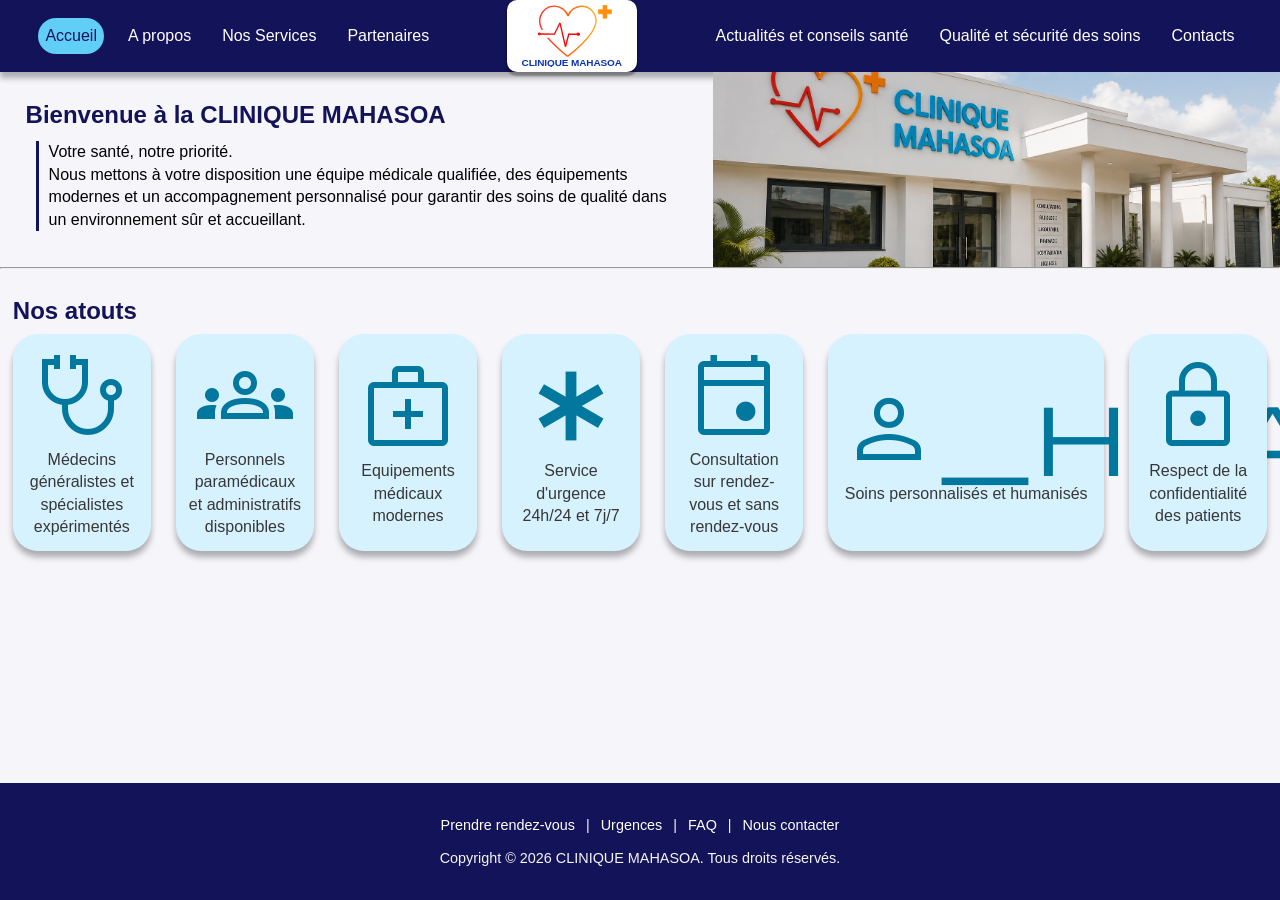
<file: index.html>
<!DOCTYPE html>
<html lang="en">
<head>
    <meta charset="UTF-8">
    <meta name="viewport" content="width=device-width, initial-scale=1.0">
    <link rel="stylesheet" href="https://fonts.googleapis.com/icon?family=Material+Symbols+Outlined">
    <link rel="stylesheet" href="css/style.css">
    <title>Accueil</title>
</head>
<body>
    <header>
        <nav>
            <div>
            <a href="index.html" class="link_active">Accueil</a>
            <a href="html/a-propos.html">A propos</a>
            <a href="html/services.html">Nos Services</a>
            <a href="html/partenaires.html">Partenaires</a>
            </div>
            <img id="logo" src="assets/assets_svg/logo.svg" alt="Logo de la clinique">
            <div>
            <a href="html/divers.html">Actualités et conseils santé</a>
            <a href="html/engagement.html">Qualité et sécurité des soins</a>
            <a href="html/contacts.html">Contacts</a>
            </div>
            <div class="responsive_navbar">
                <span class="material-symbols-outlined burger">menu</span>
                <div class="dropdown">
                    <a href="index.html" class="link_active">Accueil</a>
                    <a href="html/a-propos.html">A propos</a>
                    <a href="html/services.html">Nos Services</a>
                    <a href="html/partenaires.html">Partenaires</a>
                    <a href="html/divers.html">Actualités et conseils santé</a>
                    <a href="html/engagement.html">Qualité et sécurité des soins</a>
                    <a href="html/contacts.html">Contacts</a>
                </div>
            </div>
        </nav>
    </header>
    <main>
        <section>
            <article>
                <h2>Bienvenue à la CLINIQUE MAHASOA</h2>
                <p class="description">
                    Votre santé, notre priorité. <br>
                    Nous mettons à votre disposition une équipe médicale qualifiée, 
                    des équipements modernes et un accompagnement personnalisé pour garantir des soins de qualité dans un environnement sûr et accueillant.
                </p>
            </article>
            <article class="image accueil">

            </article>
        </section>
        <hr>
        <section>
            <article class="liste">
            <h2>Nos atouts</h2>
            <ul>
                <li>
                    <span class="material-symbols-outlined">stethoscope</span> <br>
                    Médecins généralistes et spécialistes expérimentés
                </li>
                <li>
                    <span class="material-symbols-outlined">groups</span> <br>
                    Personnels paramédicaux et administratifs disponibles
                </li>
                <li>
                    <span class="material-symbols-outlined">medical_services</span> <br>
                    Equipements médicaux modernes
                </li>
                <li>
                    <span class="material-symbols-outlined">emergency</span> <br>
                    Service d'urgence 24h/24 et 7j/7
                </li>
                <li>
                    <span class="material-symbols-outlined">event</span> <br>
                    Consultation sur rendez-vous et sans rendez-vous
                </li>
                <li>
                    <span class="material-symbols-outlined">person_heart</span> <br>
                    Soins personnalisés et humanisés
                </li>
                <li>
                    <span class="material-symbols-outlined">lock</span> <br>
                    Respect de la confidentialité des patients
                </li>
            </ul>
            </article>
        </section>
    </main>
    <footer>
        <div>
            <a href="html/contacts.html">Prendre rendez-vous</a> | 
            <a href="tel:+261348956678">Urgences</a> | 
            <a href="html/FAQ.html">FAQ</a> | 
            <a href="html/contacts.html">Nous contacter</a>
        </div>
        <div>Copyright © 2026 CLINIQUE MAHASOA. Tous droits réservés.</div>
    </footer>
</body>
</html>
</file>
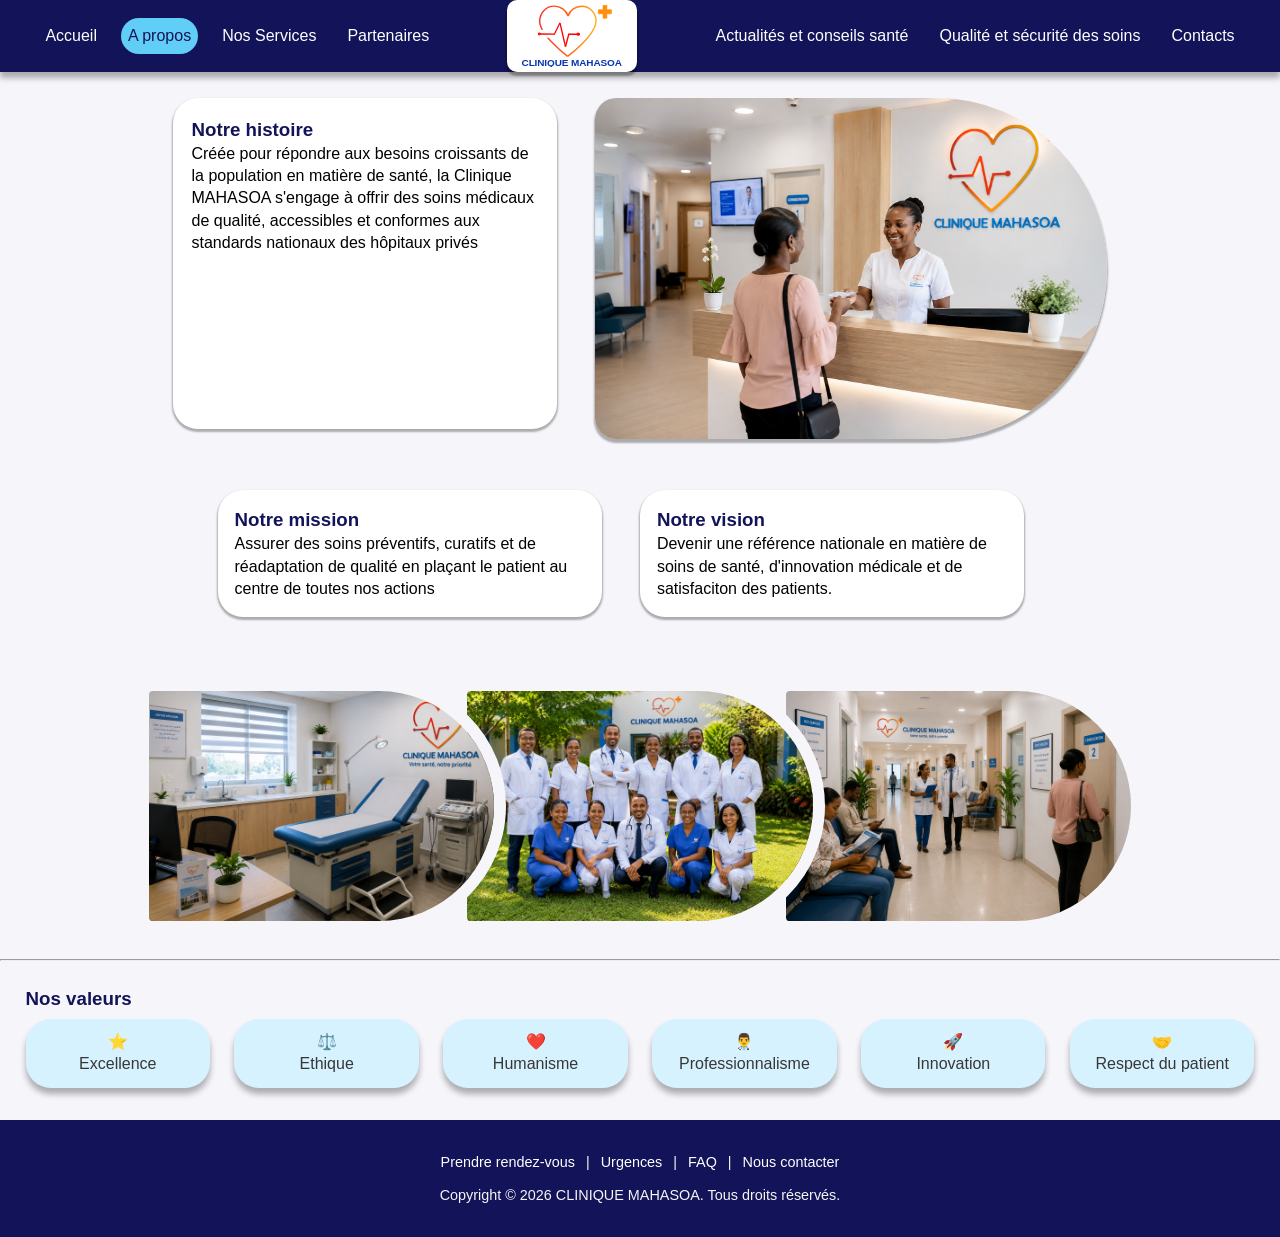
<file: html/a-propos.html>
<!DOCTYPE html>
<html lang="en">
<head>
    <meta charset="UTF-8">
    <meta name="viewport" content="width=device-width, initial-scale=1.0">
    <link rel="stylesheet" href="https://fonts.googleapis.com/icon?family=Material+Symbols+Outlined">
    <link rel="stylesheet" href="../css/style.css">
    <title>A propos de nous</title>
</head>
<body>
    <header>
        <nav>
            <div>
            <a href="../index.html">Accueil</a>
            <a href="../html/a-propos.html" class="link_active">A propos</a>
            <a href="../html/services.html">Nos Services</a>
            <a href="../html/partenaires.html">Partenaires</a>
            </div>
            <img id="logo" src="../assets/assets_svg/logo.svg" alt="Logo de la clinique">
            <div>
            <a href="../html/divers.html">Actualités et conseils santé</a>
            <a href="../html/engagement.html">Qualité et sécurité des soins</a>
            <a href="../html/contacts.html">Contacts</a>
            </div>
            <div class="responsive_navbar">
                <span class="material-symbols-outlined burger">menu</span>
                <div class="dropdown">
                    <a href="../index.html">Accueil</a>
                    <a href="../html/a-propos.html" class="link_active">A propos</a>
                    <a href="../html/services.html">Nos Services</a>
                    <a href="../html/partenaires.html">Partenaires</a>
                    <a href="../html/divers.html">Actualités et conseils santé</a>
                    <a href="../html/engagement.html">Qualité et sécurité des soins</a>
                    <a href="../html/contacts.html">Contacts</a>
                </div>
            </div>
        </nav>
    </header>
    <main>
        <section class="apropos">
            <article>
                <div>
                    <h1>Notre histoire</h1>
                    <p>
                        Créée pour répondre aux besoins croissants de la population en matière de santé,
                        la Clinique MAHASOA s'engage à offrir des soins médicaux de qualité, 
                        accessibles et conformes aux standards nationaux des hôpitaux privés
                    </p>
                </div>
                <img src="../assets/assets_png/reception.png" id="reception" alt="Photo de la réception">
            </article>
            <article>
                <div>
                    <h1>Notre mission</h1>
                    <p>
                        Assurer des soins préventifs, curatifs et de réadaptation de qualité en plaçant le patient au centre de toutes nos actions
                    </p>
                </div>
                <div>
                    <h1>Notre vision</h1>
                    <p>
                        Devenir une référence nationale en matière de soins de santé, d'innovation médicale et de satisfaciton des patients.
                    </p>
                </div>
            </article>
            <article id="photos">
                <img src="../assets/assets_png/matos.png" alt="Photo de matériels">
                <img src="../assets/assets_png/specialiste.png" alt="Photo de spécialistes">
                <img src="../assets/assets_png/couloir.png" alt="Photo du couloir">
            </article>
        </section>
        <hr>
        <section>
            <article class="liste">
                <h1>Nos valeurs</h1>
                <ul>
                    <li>⭐ <br>Excellence</li>
                    <li>⚖️ <br>Ethique</li>
                    <li>❤️ <br>Humanisme</li>
                    <li>👨‍⚕️ <br>Professionnalisme</li>
                    <li>🚀 <br>Innovation</li>
                    <li>🤝 <br>Respect du patient</li>
                </ul>
            </article>
        </section>
    </main>
    <footer>
        <div>
            <a href="../html/contacts.html">Prendre rendez-vous</a> | 
            <a href="tel:+261348956678">Urgences</a> | 
            <a href="../html/FAQ.html">FAQ</a> | 
            <a href="../html/contacts.html">Nous contacter</a>
        </div>
        <div>Copyright © 2026 CLINIQUE MAHASOA. Tous droits réservés.</div>
    </footer>
</body>
</html>
</file>
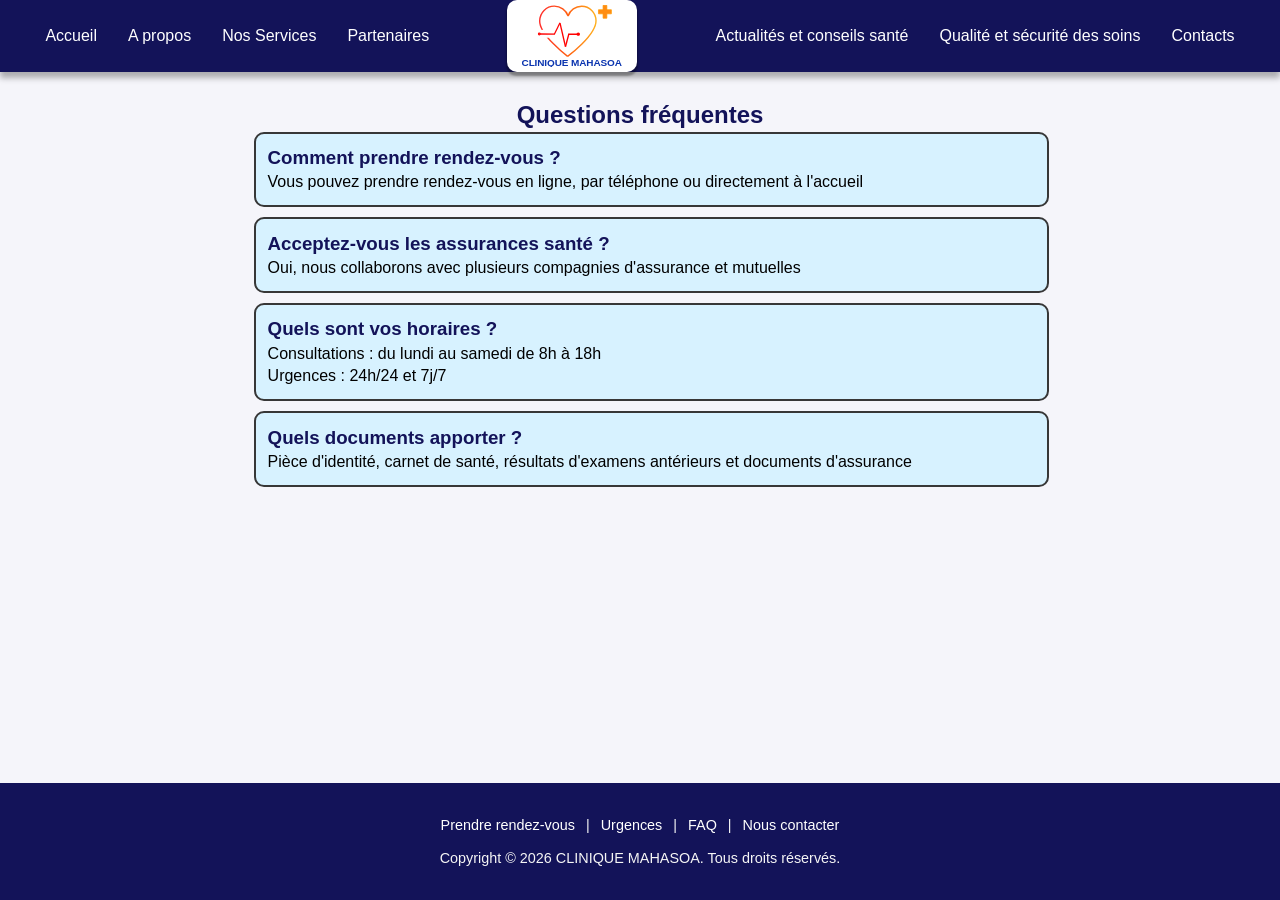
<file: html/FAQ.html>
<!DOCTYPE html>
<html lang="en">
<head>
    <meta charset="UTF-8">
    <meta name="viewport" content="width=device-width, initial-scale=1.0">
    <link rel="stylesheet" href="https://fonts.googleapis.com/icon?family=Material+Symbols+Outlined">
    <link rel="stylesheet" href="../css/style.css">
    <title>FAQ</title>
</head>
<body>
    <header>
        <nav>
            <div>
            <a href="../index.html">Accueil</a>
            <a href="../html/a-propos.html">A propos</a>
            <a href="../html/services.html">Nos Services</a>
            <a href="../html/partenaires.html">Partenaires</a>
            </div>
            <img id="logo" src="../assets/assets_svg/logo.svg" alt="Logo de la clinique">
            <div>
            <a href="../html/divers.html">Actualités et conseils santé</a>
            <a href="../html/engagement.html">Qualité et sécurité des soins</a>
            <a href="../html/contacts.html">Contacts</a>
            </div>
            <div class="responsive_navbar">
                <span class="material-symbols-outlined burger">menu</span>
                <div class="dropdown">
                    <a href="../index.html">Accueil</a>
                    <a href="../html/a-propos.html">A propos</a>
                    <a href="../html/services.html">Nos Services</a>
                    <a href="../html/partenaires.html">Partenaires</a>
                    <a href="../html/divers.html">Actualités et conseils santé</a>
                    <a href="../html/engagement.html">Qualité et sécurité des soins</a>
                    <a href="../html/contacts.html">Contacts</a>
                </div>
            </div>
        </nav>
    </header>
    <main>
        <section>
            <article id="question">
                <h2>Questions fréquentes</h2>
                <div>
                <h3>Comment prendre rendez-vous ?</h3>
                Vous pouvez prendre rendez-vous en ligne, par téléphone ou directement à l'accueil
                </div>
                <div>
                <h3>Acceptez-vous les assurances santé ?</h3>
                Oui, nous collaborons avec plusieurs compagnies d'assurance et mutuelles
                </div>
                <div>
                <h3>Quels sont vos horaires ?</h3>
                Consultations : du lundi au samedi de 8h à 18h <br>
                Urgences : 24h/24 et 7j/7
                </div>
                <div>
                <h3>Quels documents apporter ?</h3>
                Pièce d'identité, carnet de santé, résultats d'examens antérieurs et documents d'assurance
                </div>
            </article>
        </section>
        
    </main>
    <footer>
        <div>
            <a href="../html/contacts.html">Prendre rendez-vous</a> | 
            <a href="tel:+261348956678">Urgences</a> | 
            <a href="../html/FAQ.html">FAQ</a> | 
            <a href="../html/contacts.html">Nous contacter</a>
        </div>
        <div>Copyright © 2026 CLINIQUE MAHASOA. Tous droits réservés.</div>
    </footer>
</body>
</html>
</file>
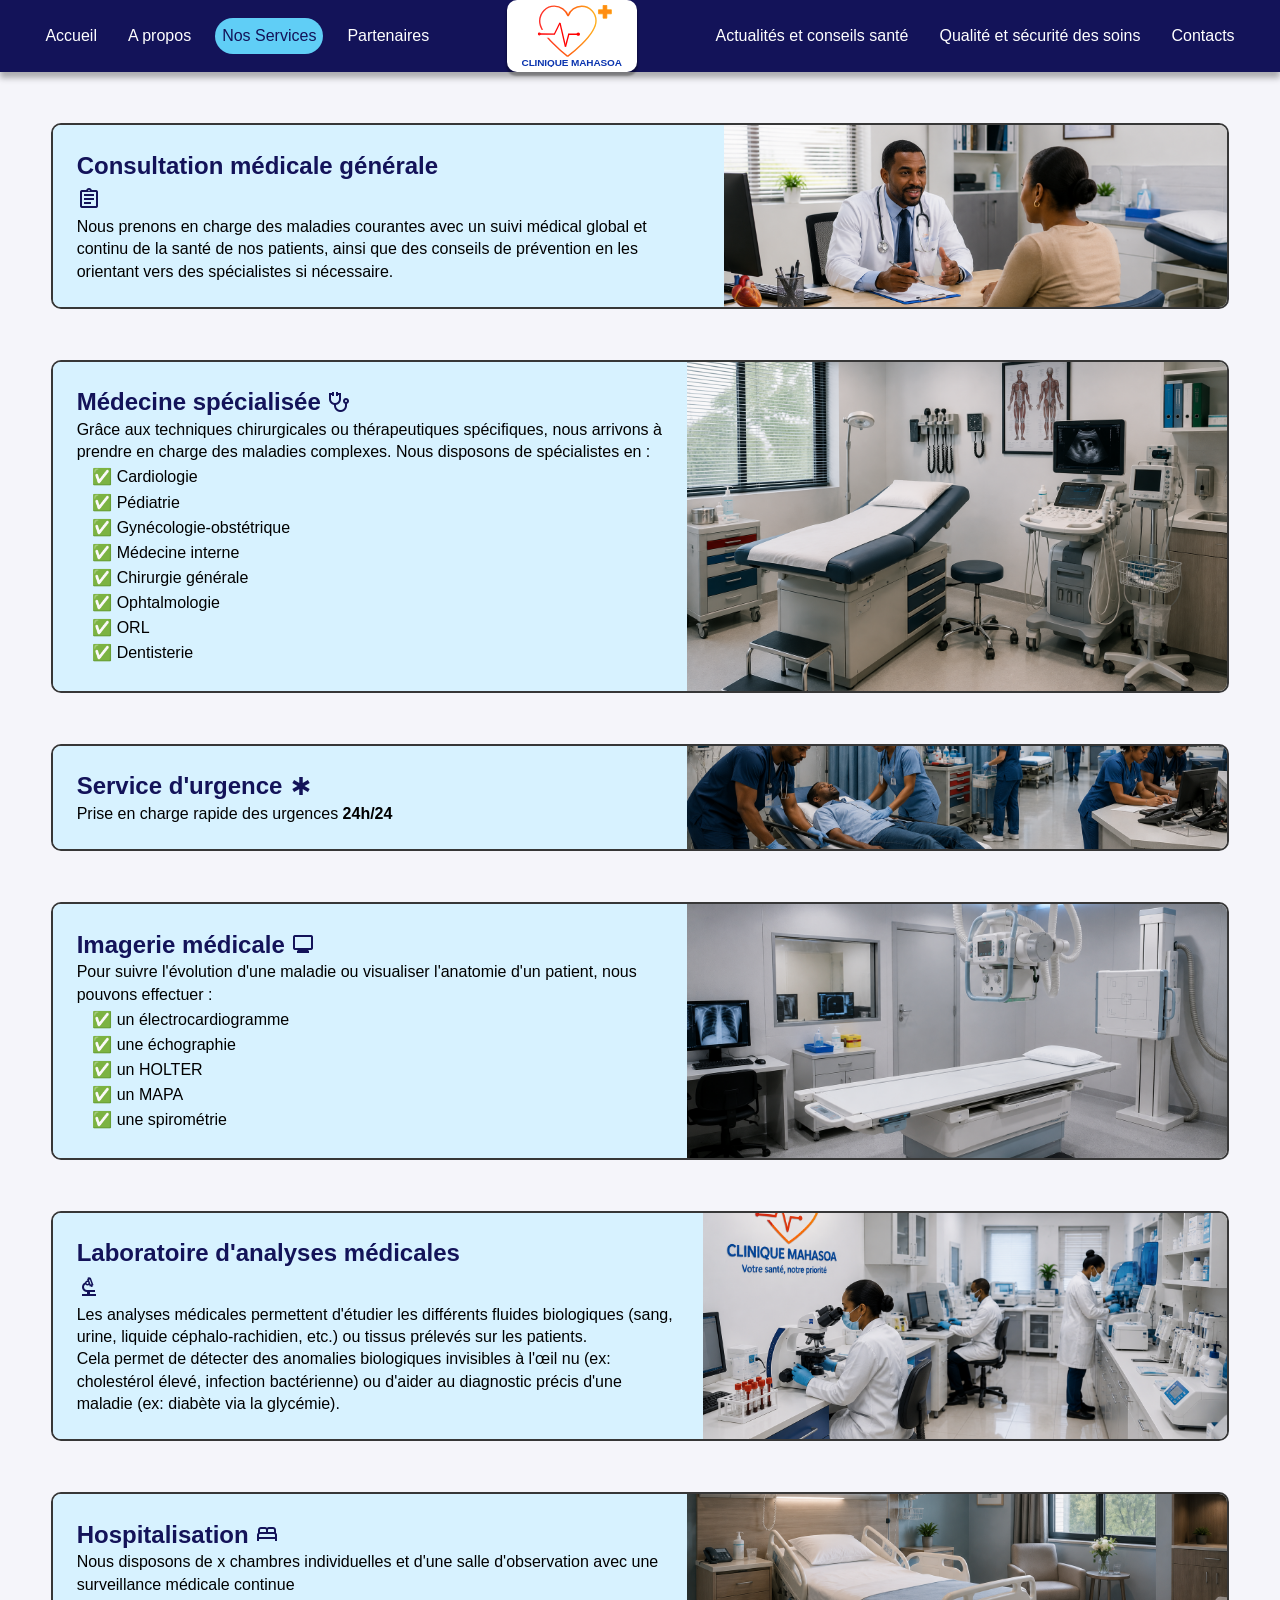
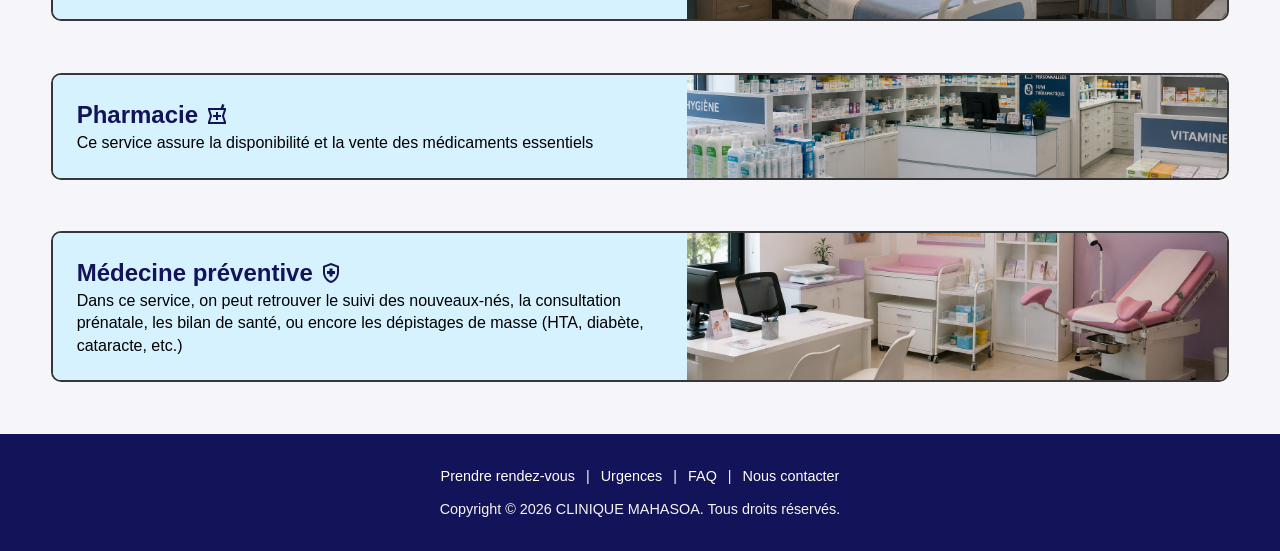
<file: html/services.html>
<!DOCTYPE html>
<html lang="en">
<head>
    <meta charset="UTF-8">
    <meta name="viewport" content="width=device-width, initial-scale=1.0">
    <link rel="stylesheet" href="https://fonts.googleapis.com/icon?family=Material+Symbols+Outlined">
    <link rel="stylesheet" href="../css/style.css">
    <title>Nos services</title>
</head>
<body>
    <header>
        <nav>
            <div>
            <a href="../index.html">Accueil</a>
            <a href="../html/a-propos.html">A propos</a>
            <a href="../html/services.html" class="link_active">Nos Services</a>
            <a href="../html/partenaires.html">Partenaires</a>
            </div>
            <img id="logo" src="../assets/assets_svg/logo.svg" alt="Logo de la clinique">
            <div>
            <a href="../html/divers.html">Actualités et conseils santé</a>
            <a href="../html/engagement.html">Qualité et sécurité des soins</a>
            <a href="../html/contacts.html">Contacts</a>
            </div>
            <div class="responsive_navbar">
                <span class="material-symbols-outlined burger">menu</span>
                <div class="dropdown">
                    <a href="../index.html">Accueil</a>
                    <a href="../html/a-propos.html">A propos</a>
                    <a href="../html/services.html" class="link_active">Nos Services</a>
                    <a href="../html/partenaires.html">Partenaires</a>
                    <a href="../html/divers.html">Actualités et conseils santé</a>
                    <a href="../html/engagement.html">Qualité et sécurité des soins</a>
                    <a href="../html/contacts.html">Contacts</a>
                </div>
            </div>
        </nav>
    </header>
    <main>
        <section class="services">
            <article>
                <h2>Consultation médicale générale <span class="material-symbols-outlined small">assignment</span></h2>
                <p>
                    Nous prenons en charge des maladies courantes avec un suivi médical global et continu de la santé de nos patients,
                    ainsi que des conseils de prévention
                    en les orientant vers des spécialistes si nécessaire.
                </p>
            </article>
            <article class="image consul">

            </article>
        </section>
        <section class="services">
            <article>
                <h2>Médecine spécialisée <span class="material-symbols-outlined small">stethoscope</span></h2>
                <p>
                    Grâce aux techniques chirurgicales ou thérapeutiques spécifiques,
                    nous arrivons à prendre en charge des maladies complexes. Nous disposons de spécialistes en :
                </p>
                <ul>
                    <li>Cardiologie</li>
                    <li>Pédiatrie</li>
                    <li>Gynécologie-obstétrique</li>
                    <li>Médecine interne</li>
                    <li>Chirurgie générale</li>
                    <li>Ophtalmologie</li>
                    <li>ORL</li>
                    <li>Dentisterie</li>
                </ul>
            </article>
            <article class="image spec">

            </article>
        </section>
        <section class="services">
            <article>
                <h2>Service d'urgence <span class="material-symbols-outlined small">emergency</span></h2>
                <p>
                    Prise en charge rapide des urgences <b>24h/24</b>
                </p>
            </article>
            <article class="image urgence">

            </article>
        </section>
        <section class="services">
            <article>
                <h2>Imagerie médicale <span class="material-symbols-outlined small">monitor</span></h2>
                    Pour suivre l'évolution d'une maladie ou visualiser l'anatomie d'un patient, nous pouvons effectuer :
                <ul>
                    <li>un électrocardiogramme</li>
                    <li>une échographie</li>
                    <li>un HOLTER</li>
                    <li>un MAPA</li>
                    <li>une spirométrie</li>
                </ul>
            </article>
            <article class="image imgie">

            </article>
        </section>
        <section class="services">
            <article>
                <h2>Laboratoire d'analyses médicales <span class="material-symbols-outlined small">biotech</span></h2>
                <p>
                    Les analyses médicales permettent d'étudier les différents fluides biologiques 
                    (sang, urine, liquide céphalo-rachidien, etc.) ou tissus prélevés sur les patients. <br>
                    Cela permet de détecter des anomalies biologiques invisibles à l'œil nu (ex: cholestérol élevé, infection bactérienne)
                    ou d'aider au diagnostic précis d'une maladie (ex: diabète via la glycémie).
                </p>
            </article>
            <article class="image labo">

            </article>
        </section>
        <section class="services">
            <article>
                <h2>Hospitalisation <span class="material-symbols-outlined small">bed</span></h2>
                Nous disposons de x chambres individuelles et d'une salle d'observation avec une surveillance médicale continue
            </article>
            <article class="image room">

            </article>
        </section>
        <section class="services">
            <article>
                <h2>Pharmacie <span class="material-symbols-outlined small">local_pharmacy</span></h2>
                Ce service assure la disponibilité et la vente des médicaments essentiels
            </article>
            <article class="image pharm">

            </article>
        </section>
        <section class="services">
            <article>
                <h2>Médecine préventive <span class="material-symbols-outlined small">health_and_safety</span></h2>
                Dans ce service, on peut retrouver le suivi des nouveaux-nés, la consultation prénatale, 
                les bilan de santé, ou encore les dépistages de masse (HTA, diabète, cataracte, etc.)
            </article>
            <article class="image prevent">

            </article>
        </section>
    </main>
    <footer>
        <div>
            <a href="../html/contacts.html">Prendre rendez-vous</a> | 
            <a href="tel:+261348956678">Urgences</a> | 
            <a href="../html/FAQ.html">FAQ</a> | 
            <a href="../html/contacts.html">Nous contacter</a>
        </div>
        <div>Copyright © 2026 CLINIQUE MAHASOA. Tous droits réservés.</div>
    </footer>
</body>
</html>
</file>
<file: css/style.css>
:root{
    --cyan: #60cef6;
    --bleu-fonce: rgb(19, 19, 89);
    --bleu-clair: rgb(215, 242, 255);
    --bleu-clair-hover: rgb(173, 228, 255);
    --gris: rgb(55, 55, 55);
    --ombre: rgba(0, 0, 0, 0.3);
}

@keyframes slideIn {
    from{
        opacity: 0;
        transform: translateY(4vh);
    }
    to{
        opacity: 1;
        transform: translateY(0);
    }
}

@keyframes slide_in {
    from{
        opacity: 0;
        transform: translateX(-10vh);
    }

    to{
        opacity: 1;
        transform: translateX(0);
    }
}

@keyframes drop {
    from{
        transform: translateY(-4vh);
    }

    to{
        transform: translateY(0);
    }
}

@keyframes slideDown {
    from{
        opacity: 0;
        transform: translateY(-100vh);
    }

    to{
        opacity: 1;
        transform: translateY(0);
    }
}

@keyframes float {
    0%{
        transform: translateY(-2px);
    }

    50%{
        transform: translateY(2px);
    }

    100%{
        transform: translateY(-2px);
    }
}

*{
    margin: 0;
    font-family: Arial, sans-serif;
    line-height: 1.4;
}

body{
    display: grid;
    grid-template-columns: 1fr;
    grid-template-rows: auto 1fr auto;
    grid-template-areas:
    "header"
    "main"
    "footer";
    min-height: 100vh;
    background-color: rgb(245, 245, 250);
}

main{
    animation: slideIn 1s ease-out forwards;
}

section{
    overflow: hidden;
    display: flex;
    justify-content: center;
}

article{
    padding: 2%;
}

div{
    margin-bottom: 10px;
}

h1, h2, h3, h4{
    color: var(--bleu-fonce);
    font-family: 'Trebuchet MS', 'Lucida Sans Unicode', 'Lucida Grande', 'Lucida Sans', Arial, sans-serif;
}

img{
    border-radius: 25px;
    width: 30vw;
    margin-top: 3%;
    box-shadow: 0 3px 2px 1px var(--ombre);
    transition: all 0.3s ease-in;
}

img:hover{
    transform: scale(1.03);
    box-shadow: 0px 6px 6px var(--ombre);
    filter: brightness(1.05);
}

nav{
    display: flex;
    gap: 17px;
    justify-content: space-between;
    align-items: center;
    background-color: var(--bleu-fonce);
    padding: 0 3%;
    box-shadow: 0px 6px 6px var(--ombre);
    z-index: 100;
    text-align: center;
}

nav div{
    display: flex;
    gap: 17px;
    margin: 0;
}

a{
    text-decoration: none;
    color: white;
    transition: all 0.3s ease-in-out;
    padding: 7px;
    border-radius: 25px;
    align-content: center;
    text-align: center;
}

a:hover{
    background-color: rgb(77, 77, 129);
}

footer{
    text-align: center;
    align-content: center;
    color: whitesmoke;
    background-color: var(--bleu-fonce);
    font-size: 0.9em;
    height: 13vh;
}

footer div{
    margin: 1% 0;
}

ul{
    list-style-type: "✅ ";
}

ul li{
    margin: 0.5% auto;
}

ol{
    padding-left: 5%;
    margin: 0 5%;
}

#logo{
    padding: 5px 15px;
    margin: 0;
    background-color: white;
    border-radius: 10px;
    width: 100px;
    animation: float 2.5s ease-in-out infinite;
    z-index: 1000;
    transition: all 0.3s ease-in;
}

#logo:hover{
    transform: scale(1.05);
}

.link_active{
    background-color: var(--cyan);
    color: var(--bleu-fonce);
}

.description{
    border-left: 3.5px solid var(--bleu-fonce);
    padding-left: 10px;
    margin: 10px;
    opacity: 0;
    animation: slide_in 1s ease-out forwards;
    animation-delay: 1s;
}

.responsive_navbar{
    display: none;
}

.image{
    width: 100%;
    background-size: cover;
    background-position: center;
    padding: 0;
    transition: all 0.3s ease-in;
}

.image:hover{
    transform: scale(1.05);
}
.accueil{
    background-image: url(../assets/assets_png/entree.png);
}
.consul{
    background-image: url(../assets/assets_png/consul.png);
}
.spec{
    background-image: url(../assets/assets_png/spec.png);
}
.urgence{
    background-image: url(../assets/assets_png/urgence.png);
}
.imgie{
    background-image: url(../assets/assets_png/imgie.png);
}
.labo{
    background-image: url(../assets/assets_png/labo.png);
}
.room{
    background-image: url(../assets/assets_png/room.png);
}
.pharm{
    background-image: url(../assets/assets_png/pharm.png);
}
.prevent{
    background-image: url(../assets/assets_png/prevent.png);
}

.liste{
    width: 100%;
}

.liste ul{
    display: flex;
    padding: 0;
    gap: 2%;
    width: 100%;
    justify-content: center;
    opacity: 0;
    animation: slide_in 1s ease-out forwards;
    animation-delay: 2s;
}

.liste li{
    text-align: center;
    overflow-wrap: break-word;
    align-content: center;
    list-style: none;
    color: var(--gris);
    width: 20%;
    padding: 1%;
    border-radius: 25px;
    background-color: var(--bleu-clair);
    transition: all 0.3s ease-in-out;
    box-shadow: 0px 6px 6px var(--ombre);
}

.liste li:hover{
    transform: translateY(-3vh) scale(1.02);
    color: black;
    background-color: var(--bleu-clair-hover);
}

.material-symbols-outlined{
    color: rgb(2, 120, 159);
    font-size: 6rem;
}
    
.material-symbols-outlined.small{
    color: var(--bleu-fonce);
    font-size: 1em;
}

.material-symbols-outlined.bell{
    background-color: var(--bleu-clair-hover);
    border-radius: 100px;
    font-size: 5rem;
    padding: 1%;
    margin: 0 2%;
}

.apropos{
    flex-direction: column;
    align-items: center;
}

.apropos article{
    display: flex;
}

.apropos div{
    width: 30vw;
    background-color: hsl(0, 0%, 100%);
    border-radius: 25px;
    box-shadow: 0 2px 2px 1px var(--ombre);
    padding: 2%;
    margin-right: 3vw;
}

.apropos img{
    width: 40vw;
    height: fit-content;
    border-radius: 25px 200px 200px 25px;
}

.services{
    margin: 4%;
    border: 2px solid var(--gris);
    border-radius: 10px;
}

.services span{
    position: relative;
    top: 0.15em;
}

.services :nth-child(1){
    background-color: var(--bleu-clair);
    min-width: 50%;
}

.conseil>li{
    list-style: none;
    margin: 2%;
    transition: all 0.3s ease-in-out;
    width: 28.5vw;
}

.conseil h3{
    text-align: center;
}

.conseil div{
    width: 100%;
    height: 80vh;
    display: flex;
    flex-direction: column;
    align-items: center;
    overflow: hidden;
    border-radius: 25px;
    box-shadow: 0px 0px 4px var(--ombre);
    background-color: hsl(0, 100%, 100%);
}

.conseil img{
    height: 50%;
    width: auto;
    border-radius: 0;
    margin: 0;
    box-shadow: none;
}

.conseil p{
    margin: 5% 5% 0 5%;
}

.conseil a{
    background-color: white;
    color: var(--bleu-fonce);
    border: 2px solid var(--bleu-fonce);
    transition: all 0.3s ease-in-out;
    width: 20%;
    margin: 5%;
}

.ETse, .conseil{
    display: flex;
    flex-wrap: wrap;
    justify-content: center;
    padding: 0;
}

.ETse li{
    list-style: none;
    width: 15vw;
    margin: 2%;
    transition: all 0.3s ease-in-out;
    background-color: white;
    border-radius: 25px;
    box-shadow: 0px 0px 4px var(--ombre);
}

.ETse li:hover, .conseil>li:hover{
    transform: scale(1.05);
}

.ETse img{
    box-shadow: none;
    width: 100%;
}

.ETse img:hover, .conseil img:hover{
    transform: none;
    box-shadow: none;
}

.conseil a:hover{
    background-color: var(--bleu-clair-hover);
    color: black;
}

.actu{
    display: flex;
    align-items: center;
    background-color: hsl(0, 100%, 100%);
    border-radius: 25px;
    padding: 1%;
    box-shadow: 0 2px 2px 1px var(--ombre);
}

.actu img{
    box-shadow: none;
    margin: 0;
    width: 10vw;
}

#photos{
    margin-left: 8vw;
}

#photos img{
    width: 27vw;
    border: rgb(245, 245, 250) solid 1vw;
    box-shadow: none;
    margin: 0;
}

#photos :nth-child(1){
    z-index: 1000;
}

#photos :nth-child(2){
    position: relative;
    right: 4vw;
    z-index: 500;
}

#photos :nth-child(3){
    position: relative;
    right: 8vw;
}

#reception{
    margin: 0;
}

#question h2{
    text-align: center;
}

#question div{
    width: 60vw;
    border: 2px solid var(--gris);
    background-color: var(--bleu-clair);
    padding: 1.5%;
    border-radius: 10px;
}

form{
    border: 3px solid var(--bleu-fonce);
    border-radius: 10px;
}

input, textarea{
    border: 1px solid;
    border-radius: 10px;
    resize: none;
    width: 100%;
    box-sizing: border-box;
    margin-bottom: 3%;
    padding: 2.5%;
}

#msg{
    width: 20vw;
    padding: 2.5%;
}

#rv{
    width: 30vw;
}

#rv form{
    padding: 5%;
}

#rv h2{
    text-align: center;
    margin-bottom: 2%;
}

input, textarea,::placeholder{
    color: black;
}

button{
    color: white;
    background-color: var(--bleu-fonce);
    border: none;
    border-radius: 10px;
    padding: 2.5%;
    width: 100%;
    transition: 0.3s ease-in-out;
}

button:hover{
    background-color: var(--cyan);
    transform: scale(1.05);
}

@media (max-width: 1024px) {
    nav{
        position: relative;
    }

    nav>div>a{
        display: none;
    }

    img{
        width: 100%;
    }

    #logo{
        position: relative;
        left: 17%;
    }

    .responsive_navbar{
        display: flex;
    }

    .dropdown{
        display: none;
    }

    .responsive_navbar:hover .dropdown{
        display: flex;
        flex-direction: column;
        gap: 0;
        position: absolute;
        z-index: 1000;
        border-radius: 25px;
        background-color: var(--bleu-clair-hover);
        top: 8vh;
        right: 1vw;
        padding: 1%;
        animation: drop 1s forwards;
    }

    .dropdown a{
        color: var(--bleu-fonce);
        transition: all 0.3s ease-in-out;
    }

    .dropdown a:hover{
        background-color: var(--bleu-clair);
    }

    .material-symbols-outlined{
        font-size: 6rem;
    }
    
    .material-symbols-outlined.burger{
        color: white;
        font-size: 5vw;
    }

    .liste ul{
        flex-wrap: wrap;
        width: 100%;
    }

    .liste li{
        margin: 0.5%;
    }

    .conseil>li{
        width: 40vw;
    }

    .ETse li{
        width: 20vw;
    }

    .actu img{
        width: 15vw;
    }

    #msg{
        width: 27vw;
    }

    #rv{
        width: 35vw;
    }
}

@media (max-width: 768px){    
    section{
        flex-wrap: wrap;
    }
    
    footer{
        height: auto;
    }

    footer div{
        margin: 2% 0;
    }

    h2, h3, h4{
        text-align: center;
    }

    h1{
        font-size: 1.5em;
    }

    ol li{
        margin: 0;
    }

    .liste li{
        width: 33vw;
        border-radius: 15px; 
    }
    
    #logo{
        width: 20vw;
        left: 15%;
        animation: none;
    }

    .image{
        height: 40vw;
    }
    
    .apropos :nth-child(1){
        flex-wrap: wrap;
        justify-content: center;
    }

    .apropos :nth-child(1) div{
        width: 100%;
    }

    .apropos :nth-child(2) div{
        width: 40vw;
    }

    .apropos div{
        text-align: center;
    }

    #reception{
        width: 80vw;
        border-radius: 100px 0 100px 0;
        box-shadow: 0 2px 2px 1px var(--ombre);
    }

    #photos{
        margin: 0;
        flex-direction: column;
    }

    #photos img{
        width: 60vw;
    }

    .services{
        flex-wrap: wrap;
    }

    .services h2{
        text-align: unset;
    }

    .services article{
        min-width: none;
        width: 100%;
    }

    .material-symbols-outlined.bell{
        font-size: 12vw;
    }

    .actu{
        flex-direction: column;
        align-items: center;
        text-align: center;
    }

    .actu img{
    width: 40vw;
    }

    .conseil>li{
        width: 85vw;
    }

    .conseil div{
        height: fit-content;
    }

    .conseil img{
        width: 100%;
        height: auto;
    }

    .conseil>li:hover{
        transform: scale(1.02);
    }

    .conseil a{
        margin: 3%;
    }

    .ETse li{
        width: 30vw;
    }

    #msg{
        width: 50vw;
        margin-left: 20%;
    }

    #rv{
        width: 70vw;
    }

    #question div{
        width: 90%;
        text-align: center;
        margin-left: 3%;
    }
}
</file>
